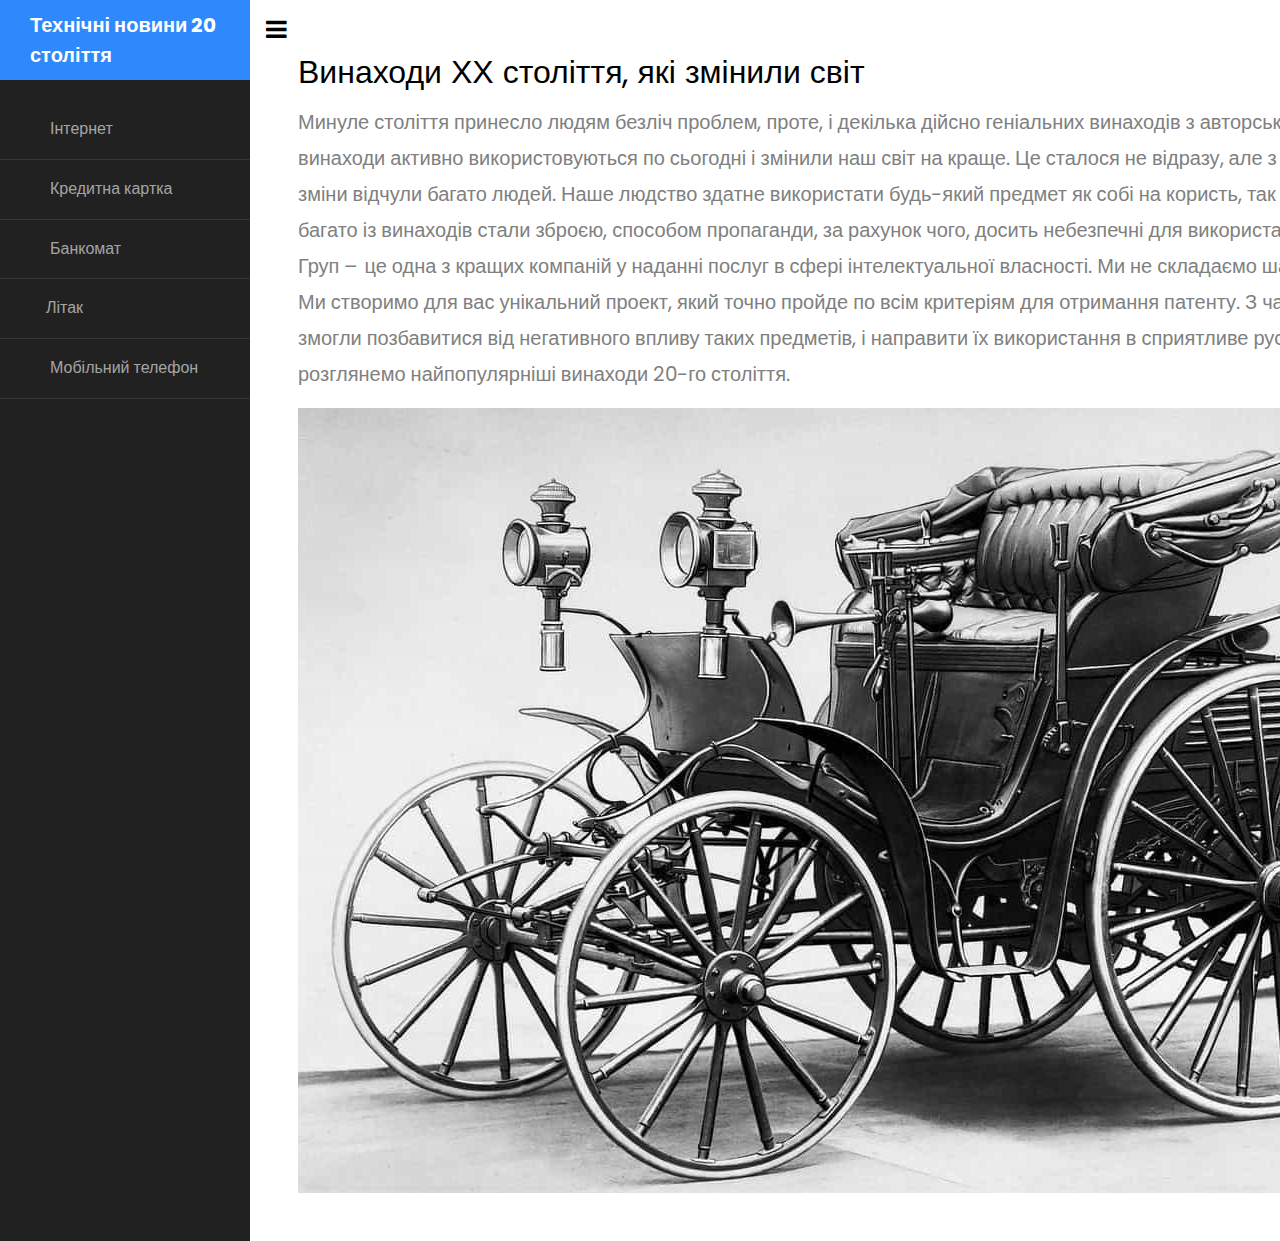
<file: index.html>
<!doctype html>
<html lang="en">
  <head>
  	<title>Технічні новини 20 століття</title>
    <meta charset="utf-8">
    <meta name="viewport" content="width=device-width, initial-scale=1, shrink-to-fit=no">
    
    <link href="https://fonts.googleapis.com/css?family=Poppins:300,400,500,600,700,800,900" rel="stylesheet">
		
		<link rel="stylesheet" href="https://stackpath.bootstrapcdn.com/font-awesome/4.7.0/css/font-awesome.min.css">
		<link rel="stylesheet" href="css/style.css">
    <link rel="stylesheet" href="css/style1.css">
  </head>
  <body>
		
    <div class="wrapper d-flex align-items-stretch">
      <nav id="sidebar">
          <div class="custom-menu">
              <button type="button" id="sidebarCollapse" class="btn btn-primary">
        <i class="fa fa-bars"></i>
        <span class="sr-only">Toggle Menu</span>
      </button>
  </div>
        <h1><a href="index.html" class="logo">Технічні новини 20 століття</a></h1>
  <ul class="list-unstyled components mb-5">
    <li>
      <a href="first.html"><span class="fa mr-3"></span> Інтернет</a>
    </li>
    <li  >
        <a href="second.html"><span class="fa mr-3"></span>  Кредитна картка</a>
    </li>
    <li>
      <a href="third.html"><span class="fa mr-3"></span> Банкомат </a>
    </li>
    <li>
      <a href="fourth.html"><span class="fa mr-3"></span>Літак</a>
    </li>
    <li>
      <a href="fifth.html"><span class="fa mr-3"></span> Мобільний телефон</a>
    </li>
  </ul>
</nav>

<!-- Page Content  -->
<div id="content" class="p-4 p-md-5 pt-5">
<h2>Винаходи ХХ століття, які змінили світ</h2>

<div class="text">
  <p>Минуле століття принесло людям безліч проблем, проте, і декілька дійсно геніальних винаходів з авторським правом. Ці винаходи активно використовуються по сьогодні і змінили наш світ на краще. Це сталося не відразу, але з часом, позитивні зміни відчули багато людей. Наше людство здатне використати будь-який предмет як собі на користь, так і в шкоду. Саме тому, багато із винаходів стали зброєю, способом пропаганди, за рахунок чого, досить небезпечні для використання.

    Команда Вайз Груп – це одна з кращих компаній у наданні послуг в сфері інтелектуальної власності. Ми не складаємо шаблонні реферати. Ми створимо для вас унікальний проект, який точно пройде по всім критеріям для отримання патенту.
    
    З часом, люди все-таки змогли позбавитися від негативного впливу таких предметів, і направити їх використання в сприятливе русло. Давайте розглянемо найпопулярніші винаходи 20-го століття.</p>          
</div>
<div class="imageMain">
    <img src="images/vunahodu.jpg" alt="internet">
  </div>    

</div>
</div>

<script src="js/jquery.min.js"></script>
<script src="js/popper.js"></script>
<script src="js/bootstrap.min.js"></script>
<script src="js/main.js"></script>
</body>
</html>
</file>
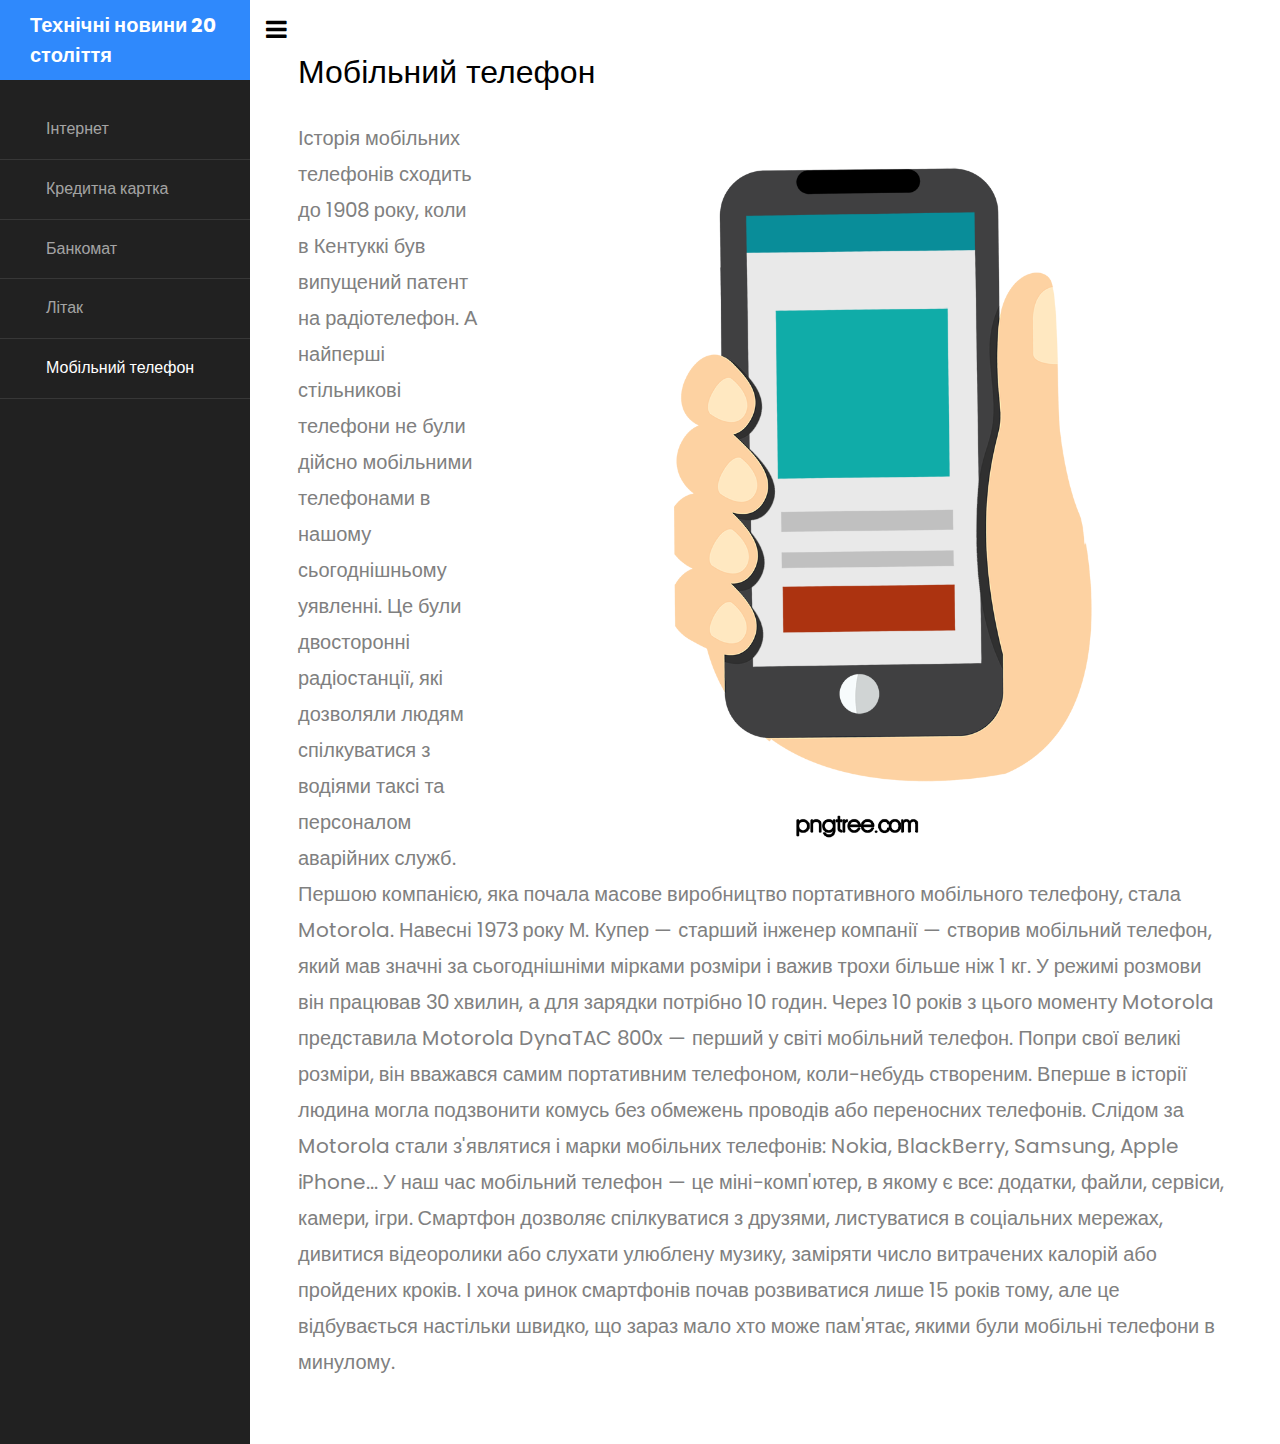
<file: fifth.html>
<!doctype html>
<html lang="en">
  <head>
  	<title>Технічні новини 20 століття</title>
    <meta charset="utf-8">
    <meta name="viewport" content="width=device-width, initial-scale=1, shrink-to-fit=no">

    <link href="https://fonts.googleapis.com/css?family=Poppins:300,400,500,600,700,800,900" rel="stylesheet">
		
		<link rel="stylesheet" href="https://stackpath.bootstrapcdn.com/font-awesome/4.7.0/css/font-awesome.min.css">
		<link rel="stylesheet" href="css/style.css">
    <link rel="stylesheet" href="css/style1.css">
  </head>
  <body>
		
    <div class="wrapper d-flex align-items-stretch">
        <nav id="sidebar">
            <div class="custom-menu">
                <button type="button" id="sidebarCollapse" class="btn btn-primary">
          <i class="fa fa-bars"></i>
          <span class="sr-only">Toggle Menu</span>
        </button>
    </div>
          <h1><a href="index.html" class="logo">Технічні новини 20 століття</a></h1>
    <ul class="list-unstyled components mb-5">
      <li>
        <a href="index.html"><span class="fa mr-3"></span>Інтернет</a>
      </li>
      <li  >
          <a href="second.html"><span class="fa mr-3"></span>Кредитна картка</a>
      </li>
      <li>
        <a href="third.html"><span class="fa mr-3"></span>Банкомат </a>
      </li>
      <li>
        <a href="fourth.html"><span class="fa mr-3"></span>Літак</a>
      </li>
      <li class="active">
        <a href="fifth.html"><span class="fa mr-3"></span>Мобільний телефон</a>
      </li>
    </ul>

    	</nav>

        <!-- Page Content  -->
      <div id="content" class="p-4 p-md-5 pt-5">
        <h2 class="mb-4">Мобільний телефон </h2>
        <div class="image">
          <img src="images/phone.png" alt="atm">
      </div>
      <div class="text">
          <p>Історія мобільних телефонів сходить до 1908 року, коли в Кентуккі був випущений патент на радіотелефон. А найперші стільникові телефони не були дійсно мобільними телефонами в нашому сьогоднішньому уявленні. Це були двосторонні радіостанції, які дозволяли людям спілкуватися з водіями таксі та персоналом аварійних служб.

            Першою компанією, яка почала масове виробництво портативного мобільного телефону, стала Motorola. Навесні 1973 року М. Купер — старший інженер компанії — створив мобільний телефон, який мав значні за сьогоднішніми мірками розміри і важив трохи більше ніж 1 кг.
            
            У режимі розмови він працював 30 хвилин, а для зарядки потрібно 10 годин. Через 10 років з цього моменту Motorola представила Motorola DynaTAC 800x — перший у світі мобільний телефон. Попри свої великі розміри, він вважався самим портативним телефоном, коли-небудь створеним.
            
            Вперше в історії людина могла подзвонити комусь без обмежень проводів або переносних телефонів.
            
            Слідом за Motorola стали з'являтися і марки мобільних телефонів: Nokia, BlackBerry, Samsung, Apple iPhone...
            
            У наш час мобільний телефон — це міні-комп'ютер, в якому є все: додатки, файли, сервіси, камери, ігри. Смартфон дозволяє спілкуватися з друзями, листуватися в соціальних мережах, дивитися відеоролики або слухати улюблену музику, заміряти число витрачених калорій або пройдених кроків.
            
            І хоча ринок смартфонів почав розвиватися лише 15 років тому, але це відбувається настільки швидко, що зараз мало хто може пам'ятає, якими були мобільні телефони в минулому.</p>
      </div>
        </div>
      </div>
		</div>

    <script src="js/jquery.min.js"></script>
    <script src="js/popper.js"></script>
    <script src="js/bootstrap.min.js"></script>
    <script src="js/main.js"></script>
  </body>
</html>
</file>
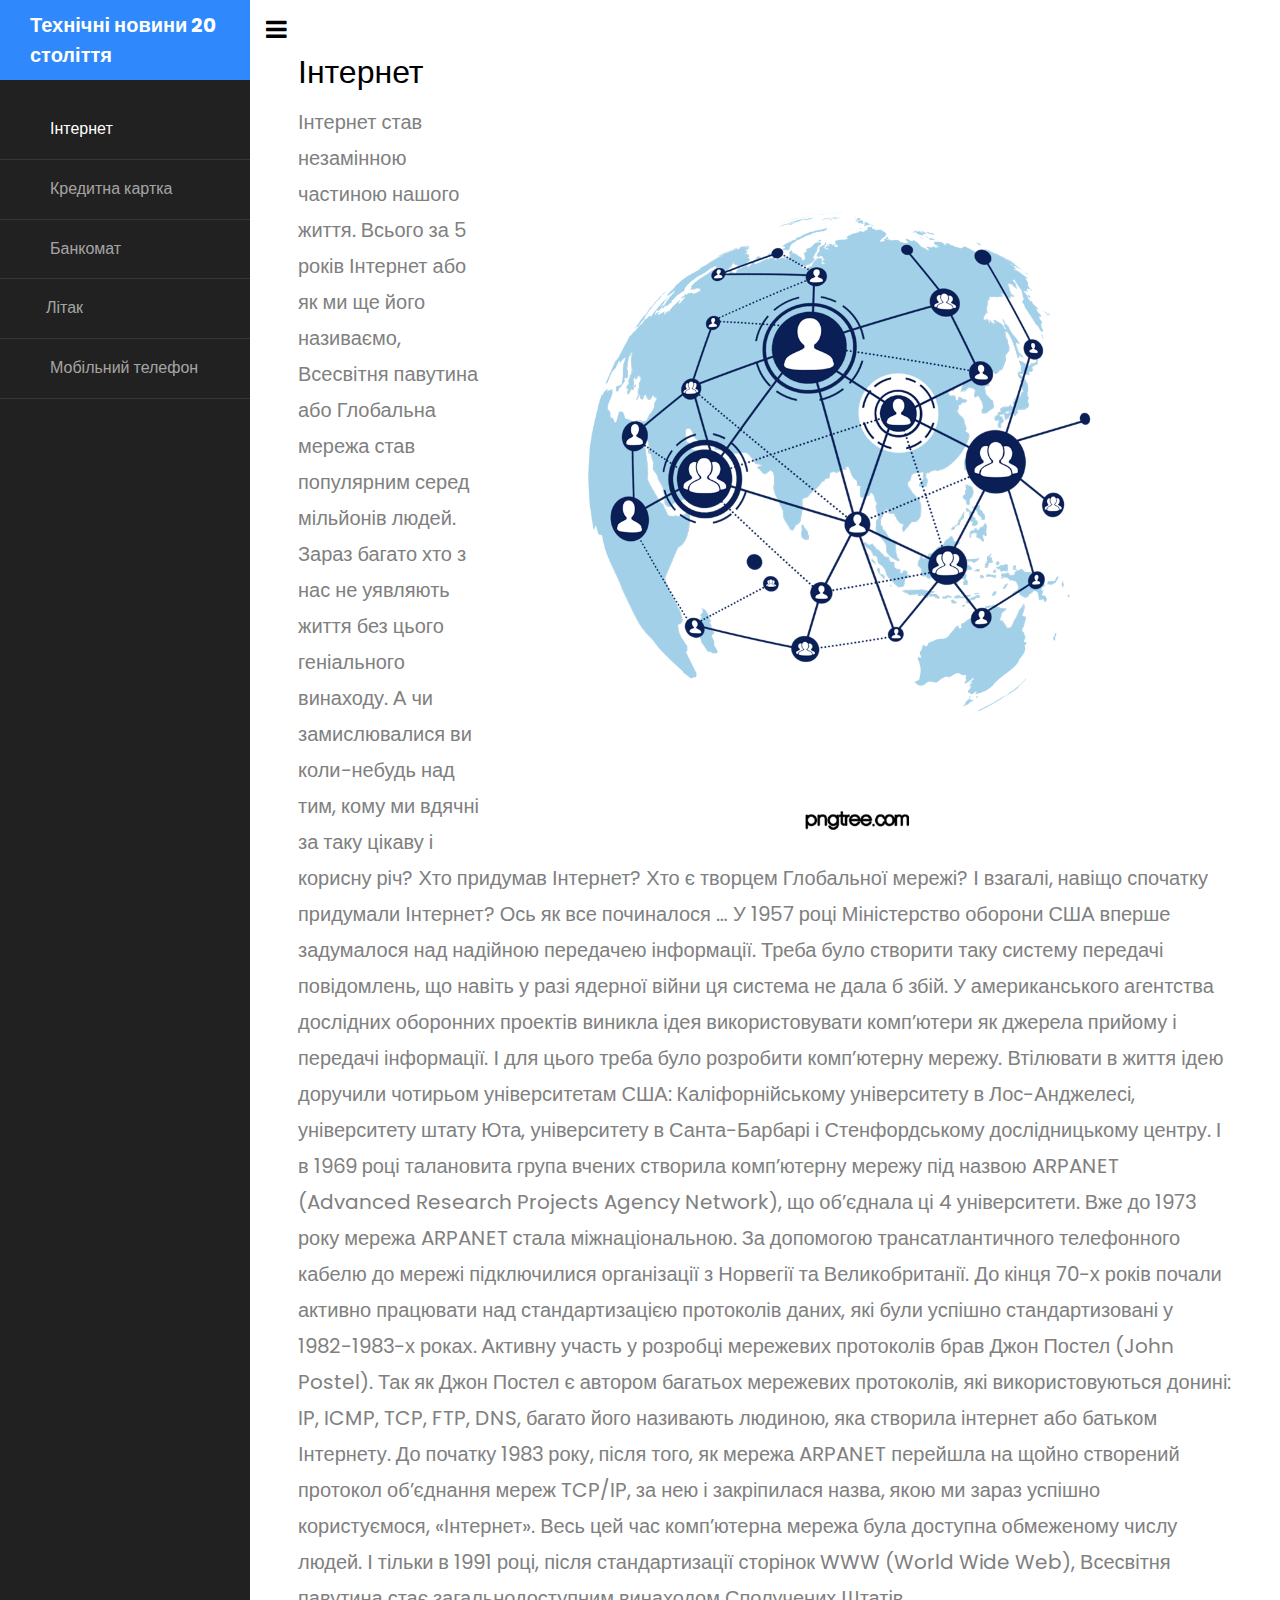
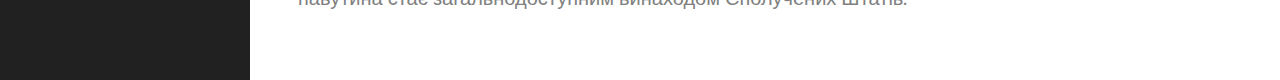
<file: first.html>
<!doctype html>
<html lang="en">
  <head>
  	<title>Технічні новини 20 століття</title>
    <meta charset="utf-8">
    <meta name="viewport" content="width=device-width, initial-scale=1, shrink-to-fit=no">
    
    <link href="https://fonts.googleapis.com/css?family=Poppins:300,400,500,600,700,800,900" rel="stylesheet">
		
		<link rel="stylesheet" href="https://stackpath.bootstrapcdn.com/font-awesome/4.7.0/css/font-awesome.min.css">
		<link rel="stylesheet" href="css/style.css">
    <link rel="stylesheet" href="css/style1.css">
  </head>
  <body>
		
    <div class="wrapper d-flex align-items-stretch">
      <nav id="sidebar">
          <div class="custom-menu">
              <button type="button" id="sidebarCollapse" class="btn btn-primary">
        <i class="fa fa-bars"></i>
        <span class="sr-only">Toggle Menu</span>
      </button>
  </div>
        <h1><a href="index.html" class="logo">Технічні новини 20 століття</a></h1>
  <ul class="list-unstyled components mb-5">
    <li class="active">
      <a href="first.html"><span class="fa mr-3"></span> Інтернет</a>
    </li>
    <li  >
        <a href="second.html"><span class="fa mr-3"></span>  Кредитна картка</a>
    </li>
    <li>
      <a href="third.html"><span class="fa mr-3"></span> Банкомат </a>
    </li>
    <li>
      <a href="fourth.html"><span class="fa mr-3"></span>Літак</a>
    </li>
    <li>
      <a href="fifth.html"><span class="fa mr-3"></span> Мобільний телефон</a>
    </li>
  </ul>

    	</nav>

        <!-- Page Content  -->
      <div id="content" class="p-4 p-md-5 pt-5">
        <h2>Інтернет</h2>
        <div class="image">
          <img src="images/internet.png" alt="internet">
        </div>
        <div class="text">
          <p>Інтернет став незамінною частиною нашого життя. Всього за 5 років Інтернет або як ми ще його називаємо, Всесвітня павутина або Глобальна мережа став популярним серед мільйонів людей. Зараз багато хто з нас не уявляють життя без цього геніального винаходу. А чи замислювалися ви коли-небудь над тим, кому ми вдячні за таку цікаву і корисну річ? Хто придумав Інтернет? Хто є творцем Глобальної мережі? І взагалі, навіщо спочатку придумали Інтернет?

            Ось як все починалося …
            
            У 1957 році Міністерство оборони США вперше задумалося над надійною передачею інформації. Треба було створити таку систему передачі повідомлень, що навіть у разі ядерної війни ця система не дала б збій. У американського агентства дослідних оборонних проектів виникла ідея використовувати комп’ютери як джерела прийому і передачі інформації. І для цього треба було розробити комп’ютерну мережу. Втілювати в життя ідею доручили чотирьом університетам США: Каліфорнійському університету в Лос-Анджелесі, університету штату Юта, університету в Санта-Барбарі і Стенфордському дослідницькому центру.
            
            І в 1969 році талановита група вчених створила комп’ютерну мережу під назвою ARPANET (Advanced Research Projects Agency Network), що об’єднала ці 4 університети.
            Вже до 1973 року мережа ARPANET стала міжнаціональною. За допомогою трансатлантичного телефонного кабелю до мережі підключилися організації з Норвегії та Великобританії. До кінця 70-х років почали активно працювати над стандартизацією протоколів даних, які були успішно стандартизовані у 1982-1983-х роках.
  
            Активну участь у розробці мережевих протоколів брав Джон Постел (John Postel). Так як Джон Постел є автором багатьох мережевих протоколів, які використовуються донині: IP, ICMP, TCP, FTP, DNS, багато його називають людиною, яка створила інтернет або батьком Інтернету.
            
            До початку 1983 року, після того, як мережа ARPANET перейшла на щойно створений протокол об’єднання мереж TCP/IP, за нею і закріпилася назва, якою ми зараз успішно користуємося, «Інтернет».
            Весь цей час комп’ютерна мережа була доступна обмеженому числу людей. І тільки в 1991 році, після стандартизації сторінок WWW (World Wide Web), Всесвітня павутина стає загальнодоступним винаходом Сполучених Штатів.</p>          
        </div>
        
      </div>
		</div>

    <script src="js/jquery.min.js"></script>
    <script src="js/popper.js"></script>
    <script src="js/bootstrap.min.js"></script>
    <script src="js/main.js"></script>
  </body>
</html>
</file>
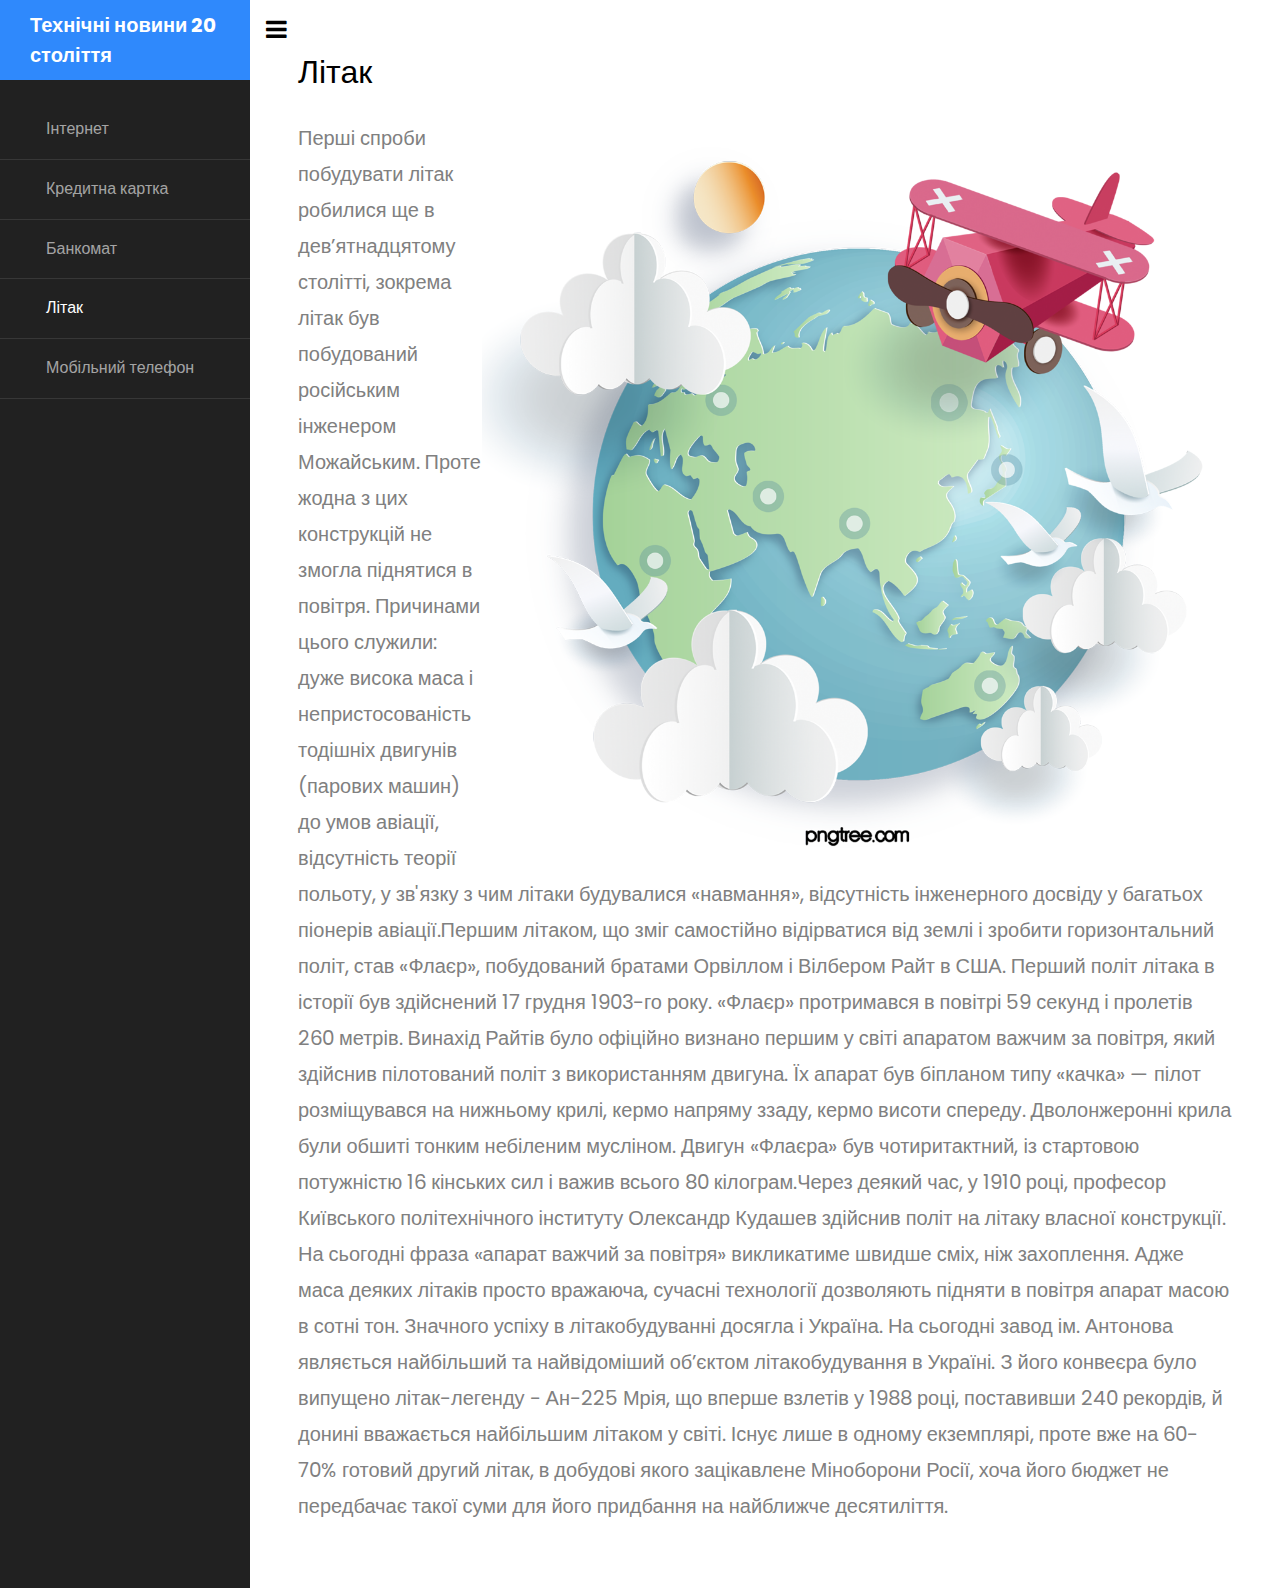
<file: fourth.html>
<!doctype html>
<html lang="en">
  <head>
  	<title>Технічні новини 20 століття</title>
    <meta charset="utf-8">
    <meta name="viewport" content="width=device-width, initial-scale=1, shrink-to-fit=no">

    <link href="https://fonts.googleapis.com/css?family=Poppins:300,400,500,600,700,800,900" rel="stylesheet">
		
		<link rel="stylesheet" href="https://stackpath.bootstrapcdn.com/font-awesome/4.7.0/css/font-awesome.min.css">
		<link rel="stylesheet" href="css/style.css">
    <link rel="stylesheet" href="css/style1.css">
  </head>
  <body>
    <div class="wrapper d-flex align-items-stretch">
        <nav id="sidebar">
            <div class="custom-menu">
                <button type="button" id="sidebarCollapse" class="btn btn-primary">
          <i class="fa fa-bars"></i>
          <span class="sr-only">Toggle Menu</span>
        </button>
    </div>
          <h1><a href="index.html" class="logo">Технічні новини 20 століття</a></h1>
    <ul class="list-unstyled components mb-5">
      <li>
        <a href="index.html"><span class="fa mr-3"></span>Інтернет</a>
      </li>
      <li >
          <a href="second.html"><span class="fa mr-3"></span>Кредитна картка</a>
      </li>
      <li>
        <a href="third.html"><span class="fa mr-3"></span>Банкомат </a>
      </li>
      <li  class="active">
        <a href="fourth.html"><span class="fa mr-3"></span>Літак</a>
      </li>
      <li>
        <a href="fifth.html"><span class="fa mr-3"></span>Мобільний телефон</a>
      </li>
    </ul>

    	</nav>

        <!-- Page Content  -->
      <div id="content" class="p-4 p-md-5 pt-5">
        <h2 class="mb-4">Літак</h2>
        <div class="image">
          <img src="images/airplane.png" alt="atm">
      </div>
      <div class="text">
          <p>Перші спроби побудувати літак робилися ще в дев’ятнадцятому столітті, зокрема літак був побудований російським інженером Можайським. Проте жодна з цих конструкцій не змогла піднятися в повітря. Причинами цього служили: дуже висока маса і непристосованість тодішніх двигунів (парових машин) до умов авіації, відсутність теорії польоту, у зв'язку з чим літаки будувалися «навмання», відсутність інженерного досвіду у багатьох піонерів авіації.Першим літаком, що зміг самостійно відірватися від землі і зробити горизонтальний політ, став «Флаєр», побудований братами Орвіллом і Вілбером Райт в США. Перший політ літака в історії був здійснений 17 грудня 1903-го року. «Флаєр» протримався в повітрі 59 секунд і пролетів 260 метрів. Винахід Райтів було офіційно визнано першим у світі апаратом важчим за повітря, який здійснив пілотований політ з використанням двигуна.

            Їх апарат був біпланом типу «качка» — пілот розміщувався на нижньому крилі, кермо напряму ззаду, кермо висоти спереду. Дволонжеронні крила були обшиті тонким небіленим мусліном. Двигун «Флаєра» був чотиритактний, із стартовою потужністю 16 кінських сил і важив всього 80 кілограм.Через деякий час, у 1910 році, професор Київського політехнічного інституту Олександр Кудашев здійснив політ на літаку власної конструкції.

            На сьогодні фраза «апарат важчий за повітря» викликатиме швидше сміх, ніж захоплення. Адже маса деяких літаків просто вражаюча, сучасні технології дозволяють підняти в повітря апарат масою в сотні тон.
            
            Значного успіху в літакобудуванні досягла і Україна. На сьогодні завод ім. Антонова являється найбільший та найвідоміший об’єктом літакобудування в Україні. З його конвеєра було випущено літак-легенду - Ан-225 Мрія, що вперше взлетів у 1988 році, поставивши 240 рекордів, й донині вважається найбільшим літаком у світі. Існує лише в одному екземплярі, проте вже на 60-70% готовий другий літак, в добудові якого зацікавлене Міноборони Росії, хоча його бюджет не передбачає такої суми для його придбання на найближче десятиліття.</p>
      </div>
      </div>
		</div>

    <script src="js/jquery.min.js"></script>
    <script src="js/popper.js"></script>
    <script src="js/bootstrap.min.js"></script>
    <script src="js/main.js"></script>
  </body>
</html>
</file>
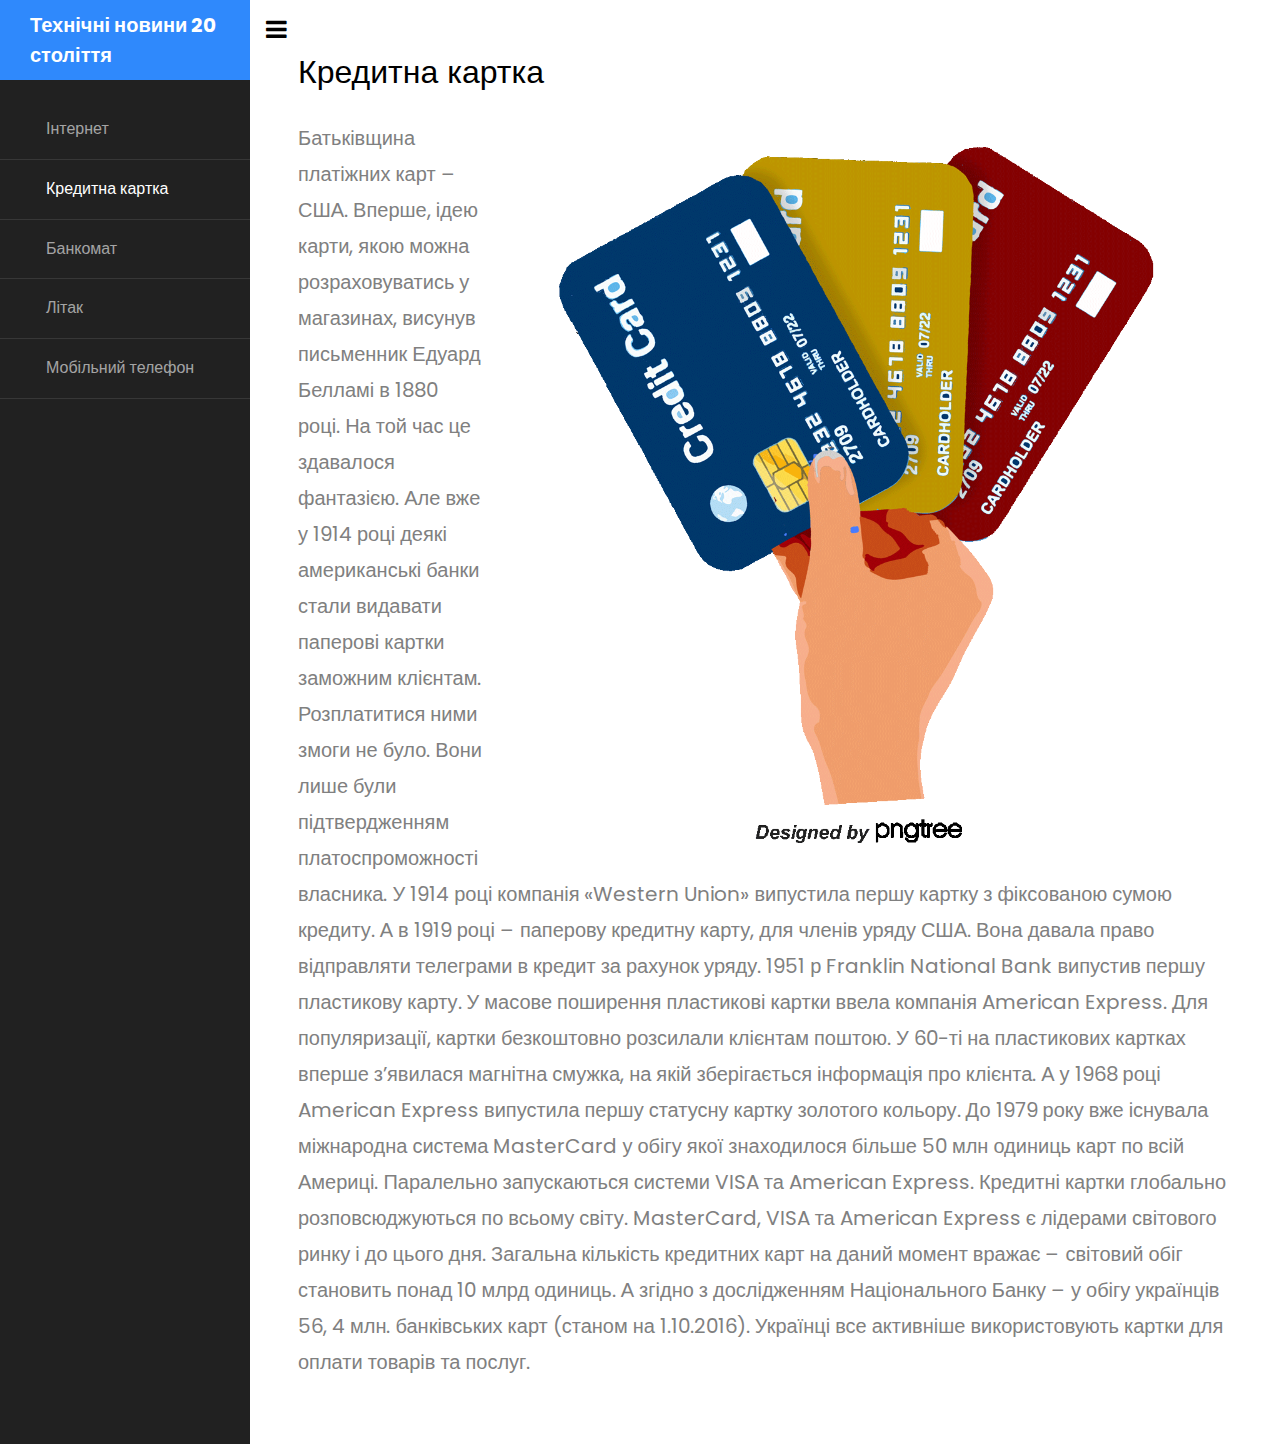
<file: second.html>
<!doctype html>
<html lang="en">
  <head>
  	<title>Технічні новини 20 століття</title>
    <meta charset="utf-8">
    <meta name="viewport" content="width=device-width, initial-scale=1, shrink-to-fit=no">

    <link href="https://fonts.googleapis.com/css?family=Poppins:300,400,500,600,700,800,900" rel="stylesheet">
		
		<link rel="stylesheet" href="https://stackpath.bootstrapcdn.com/font-awesome/4.7.0/css/font-awesome.min.css">
		<link rel="stylesheet" href="css/style.css">
        <link rel="stylesheet" href="css/style1.css">
  </head>
  <body>
		
		<div class="wrapper d-flex align-items-stretch">
			<nav id="sidebar">
				<div class="custom-menu">
					<button type="button" id="sidebarCollapse" class="btn btn-primary">
	          <i class="fa fa-bars"></i>
	          <span class="sr-only">Toggle Menu</span>
	        </button>
        </div>
	  		<h1><a href="index.html" class="logo">Технічні новини 20 століття</a></h1>
        <ul class="list-unstyled components mb-5">
          <li>
            <a href="index.html"><span class="fa mr-3"></span>Інтернет</a>
          </li>
          <li  class="active">
              <a href="second.html"><span class="fa mr-3"></span>Кредитна картка</a>
          </li>
          <li>
            <a href="third.html"><span class="fa mr-3"></span>Банкомат </a>
          </li>
          <li>
            <a href="fourth.html"><span class="fa mr-3"></span>Літак</a>
          </li>
          <li>
            <a href="fifth.html"><span class="fa mr-3"></span>Мобільний телефон</a>
          </li>
        </ul>

    	</nav>

        <!-- Page Content  -->
      <div id="content" class="p-4 p-md-5 pt-5">
        <h2 class="mb-4">Кредитна картка</h2>
        <div class="image">
            <img src="images/bankСard.png" alt="bankСard">
        </div>
        <div class="text">
            <p>Батьківщина платіжних карт – США. Вперше, ідею карти, якою можна розраховуватись у магазинах, висунув письменник Едуард Белламі в 1880 році. На той час це здавалося фантазією. Але вже у 1914 році деякі американські банки стали видавати паперові картки заможним клієнтам. Розплатитися ними змоги не було. Вони лише були підтвердженням платоспроможності власника.

                У 1914 році компанія «Western Union» випустила першу картку з фіксованою сумою кредиту. А в 1919 році – паперову кредитну карту, для членів уряду США. Вона давала право відправляти телеграми в кредит за рахунок уряду.
                1951 р Franklin National Bank випустив першу пластикову карту. У масове поширення пластикові картки ввела компанія American Express. Для популяризації, картки безкоштовно розсилали клієнтам поштою. У 60-ті на пластикових картках вперше з’явилася магнітна смужка, на якій зберігається інформація про клієнта. А у 1968 році American Express випустила першу статусну картку золотого кольору.

                До 1979 року вже існувала міжнародна система MasterCard у обігу якої знаходилося більше 50 млн одиниць карт  по всій Америці. Паралельно запускаються системи VISA та American Express. Кредитні картки глобально розповсюджуються по всьому світу. MasterCard, VISA та American Express є лідерами світового ринку і до цього дня.
                Загальна кількість кредитних карт на даний момент вражає – світовий обіг становить понад 10 млрд одиниць. А згідно з дослідженням Національного Банку – у обігу українців 56, 4 млн. банківських карт (станом на 1.10.2016). Українці все активніше використовують картки для оплати товарів та послуг.</p>
        </div>

      </div>
		</div>

    <script src="js/jquery.min.js"></script>
    <script src="js/popper.js"></script>
    <script src="js/bootstrap.min.js"></script>
    <script src="js/main.js"></script>
  </body>
</html>
</file>
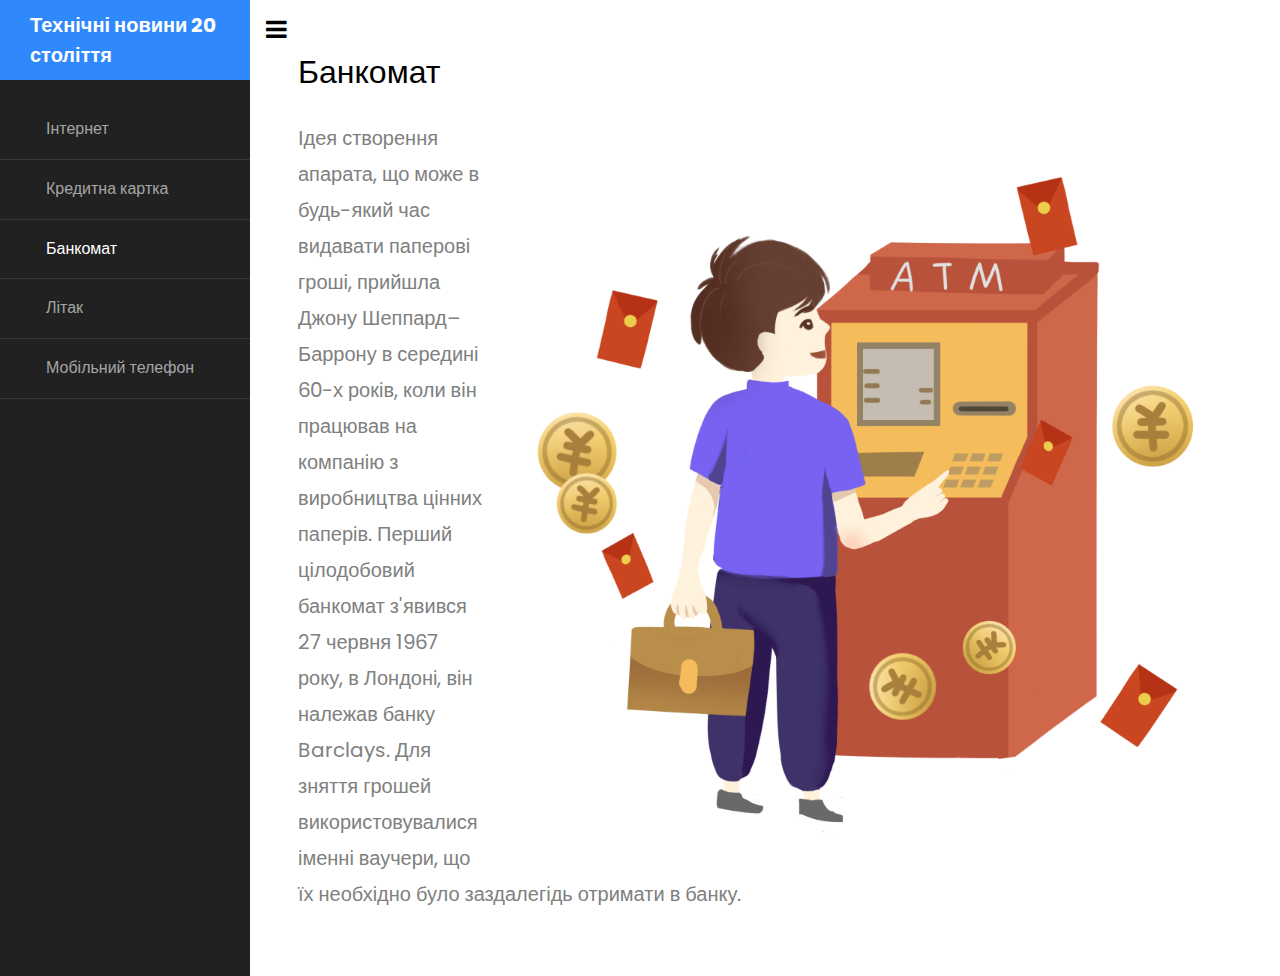
<file: third.html>
<!doctype html>
<html lang="en">
  <head>
  	<title>Технічні новини 20 століття</title>
    <meta charset="utf-8">
    <meta name="viewport" content="width=device-width, initial-scale=1, shrink-to-fit=no">

    <link href="https://fonts.googleapis.com/css?family=Poppins:300,400,500,600,700,800,900" rel="stylesheet">
		
		<link rel="stylesheet" href="https://stackpath.bootstrapcdn.com/font-awesome/4.7.0/css/font-awesome.min.css">
		<link rel="stylesheet" href="css/style.css">
    <link rel="stylesheet" href="css/style1.css">
  </head>
  <body>
		
		<div class="wrapper d-flex align-items-stretch">
        <nav id="sidebar">
            <div class="custom-menu">
                <button type="button" id="sidebarCollapse" class="btn btn-primary">
          <i class="fa fa-bars"></i>
          <span class="sr-only">Toggle Menu</span>
        </button>
    </div>
          <h1><a href="index.html" class="logo">Технічні новини 20 століття</a></h1>
    <ul class="list-unstyled components mb-5">
      <li>
        <a href="index.html"><span class="fa mr-3"></span>Інтернет</a>
      </li>
      <li  >
          <a href="second.html"><span class="fa mr-3"></span>Кредитна картка</a>
      </li> 
      <li class="active">
        <a href="third.html"><span class="fa mr-3"></span>Банкомат </a>
      </li>
      <li>
        <a href="fourth.html"><span class="fa mr-3"></span>Літак</a>
      </li>
      <li>
        <a href="fifth.html"><span class="fa mr-3"></span>Мобільний телефон</a>
      </li>
    </ul>
    	</nav>

        <!-- Page Content  -->
      <div id="content" class="p-4 p-md-5 pt-5">
        <h2 class="mb-4">Банкомат</h2>
        <div class="image">
            <img src="images/atm.png" alt="atm">
        </div>
        <div class="text">
            <p>Ідея створення апарата, що може в будь-який час видавати паперові гроші, прийшла Джону Шеппард–Баррону в середині 60-х років, коли він працював на компанію з виробництва цінних паперів. Перший цілодобовий банкомат з'явився 27 червня 1967 року, в Лондоні, він належав банку Barclays. Для зняття грошей використовувалися іменні ваучери, що їх необхідно було заздалегідь отримати в банку. </p>
        </div>
          </div>
		</div>

    <script src="js/jquery.min.js"></script>
    <script src="js/popper.js"></script>
    <script src="js/bootstrap.min.js"></script>
    <script src="js/main.js"></script>
  </body>
</html>
</file>
<file: css/style1.css>
.image img{
    height: 750px;
    width: 750px;

}
.image{
        float: right;
}

.text p{
    font-size: 15pt;
}
.imageMain{
    text-align: center;
}
</file>
